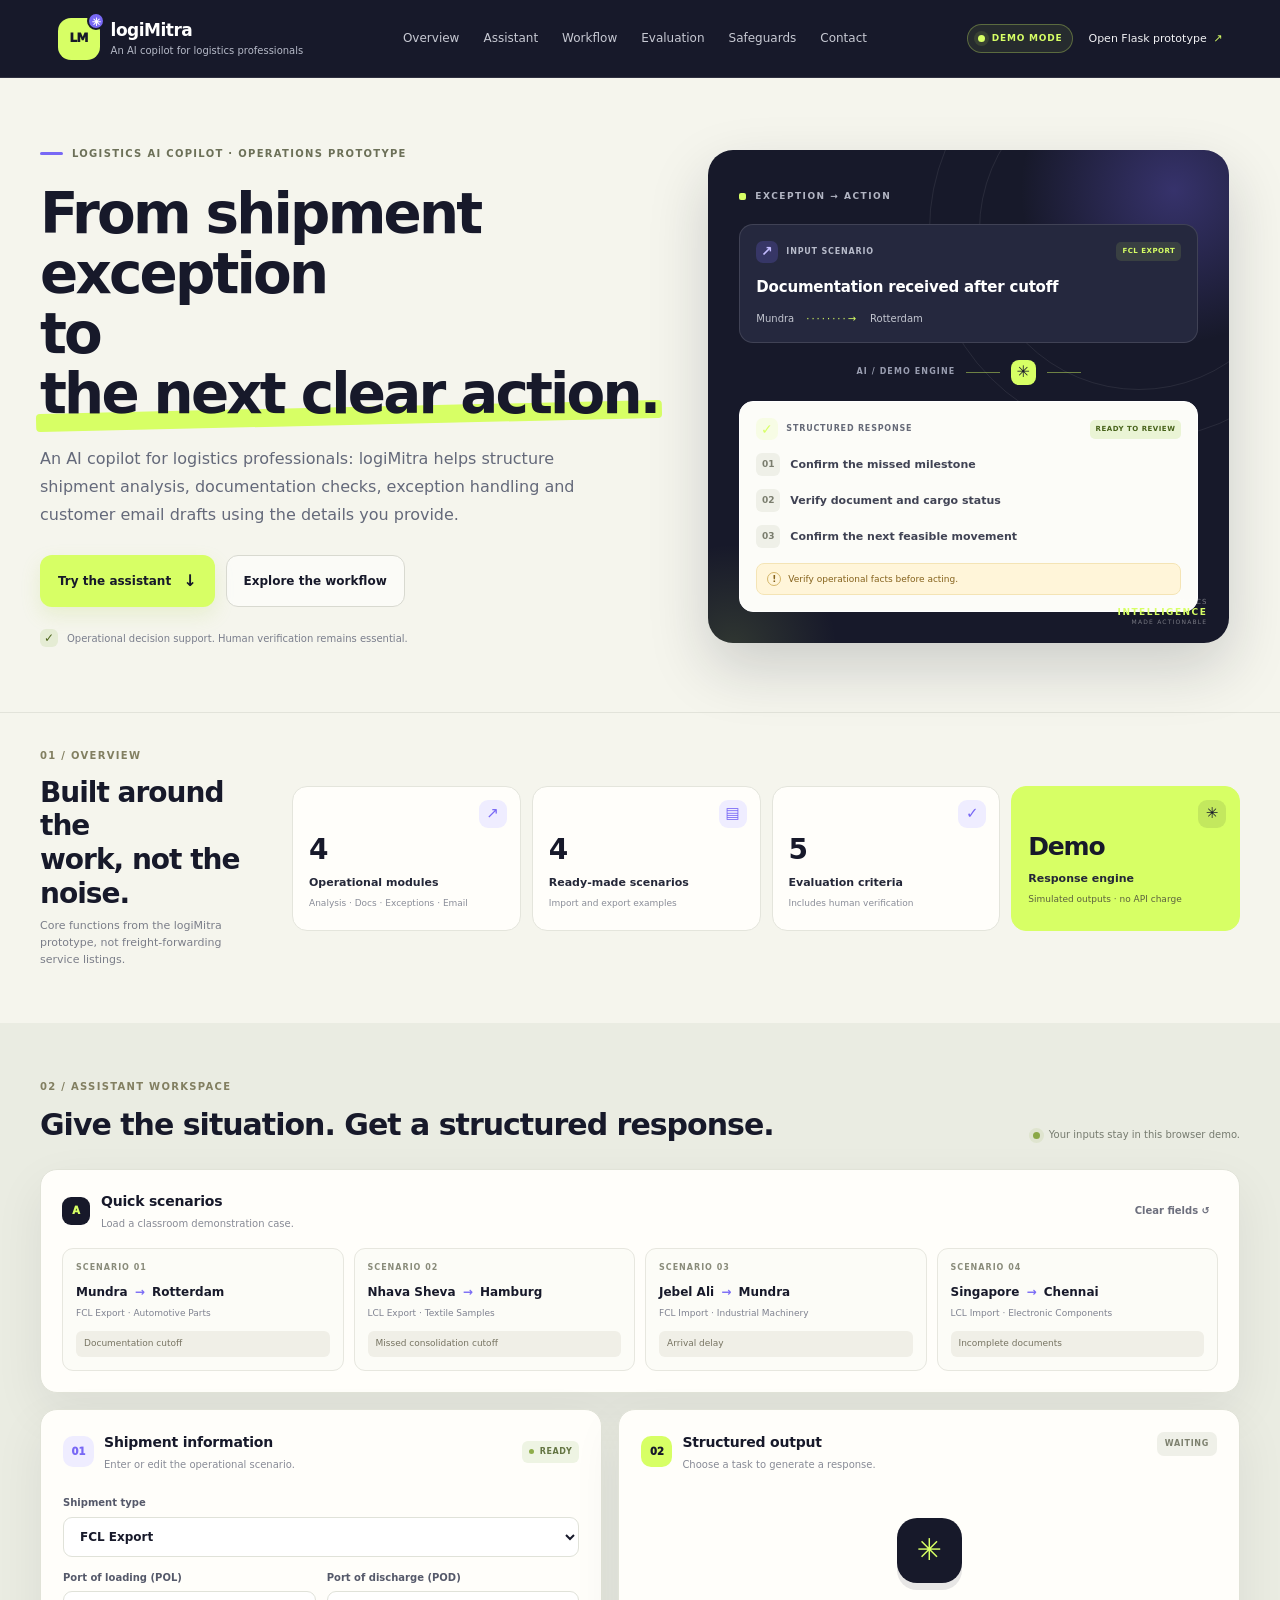
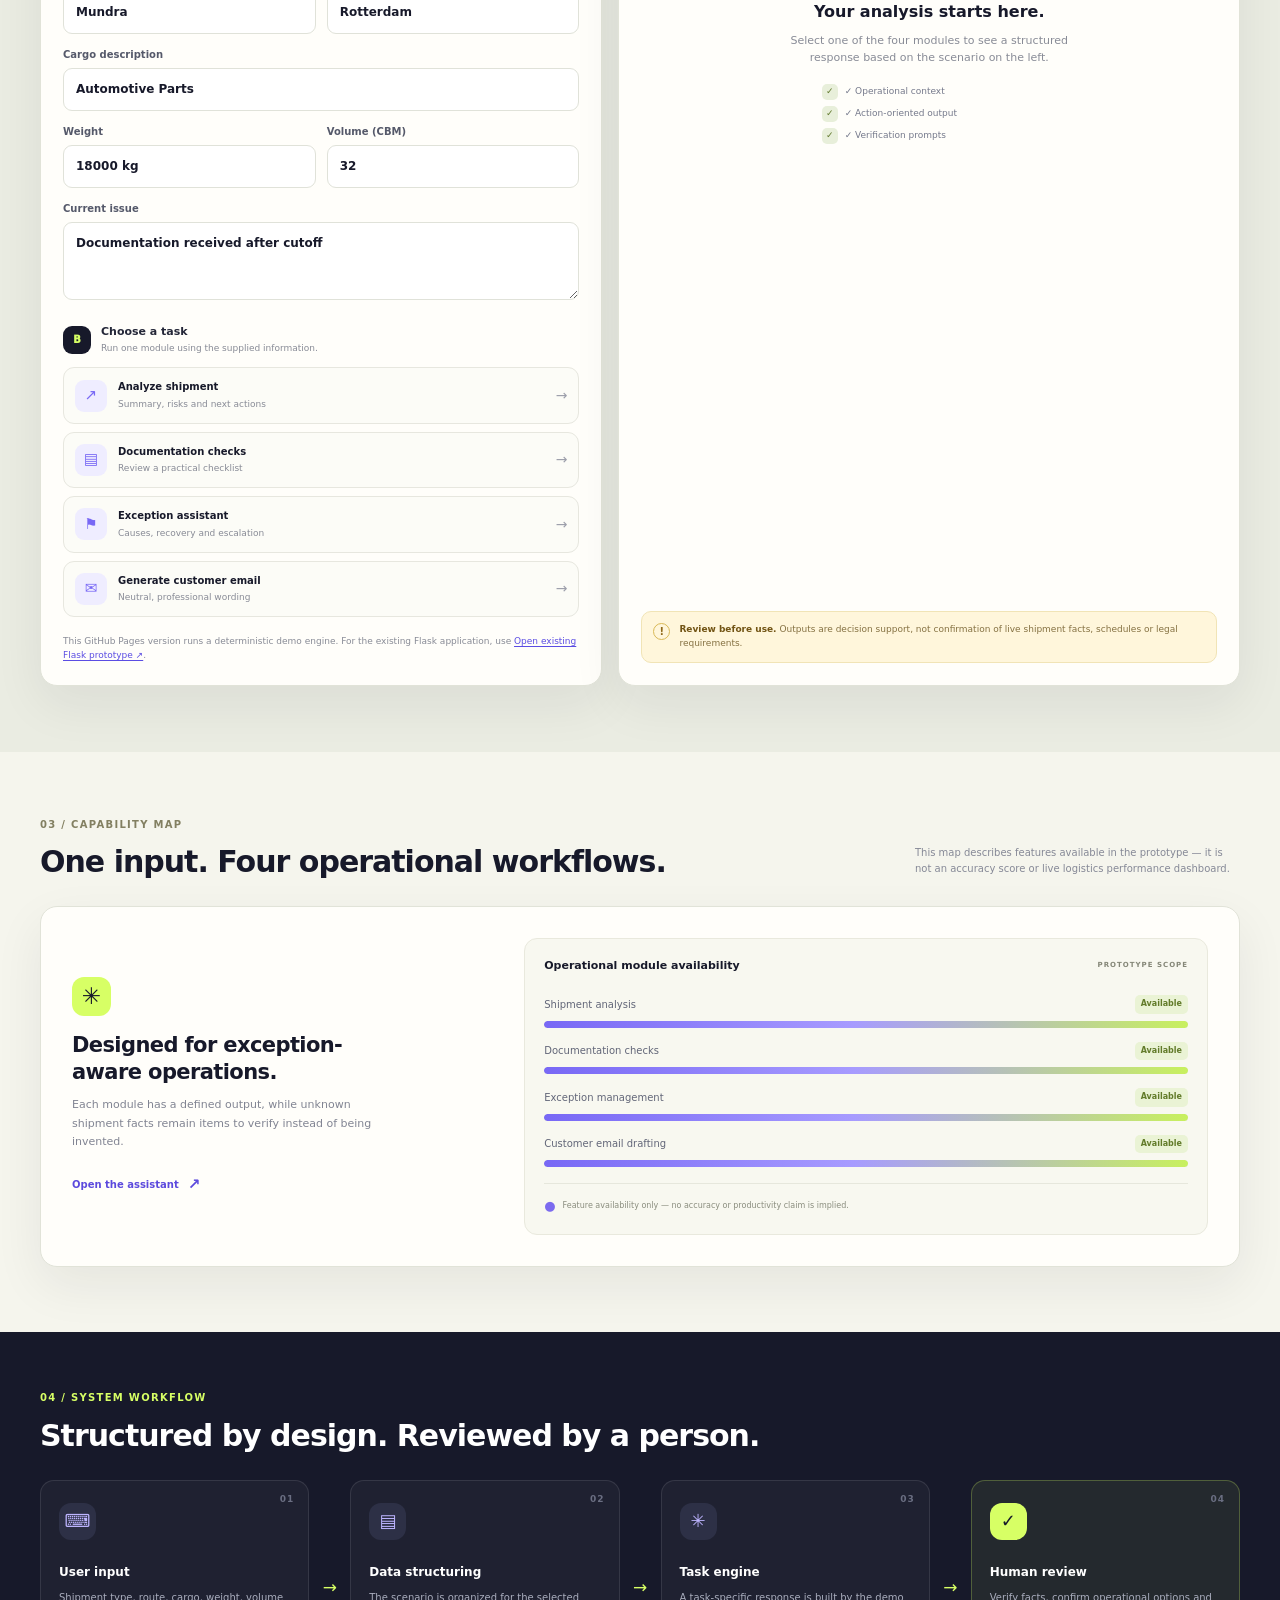
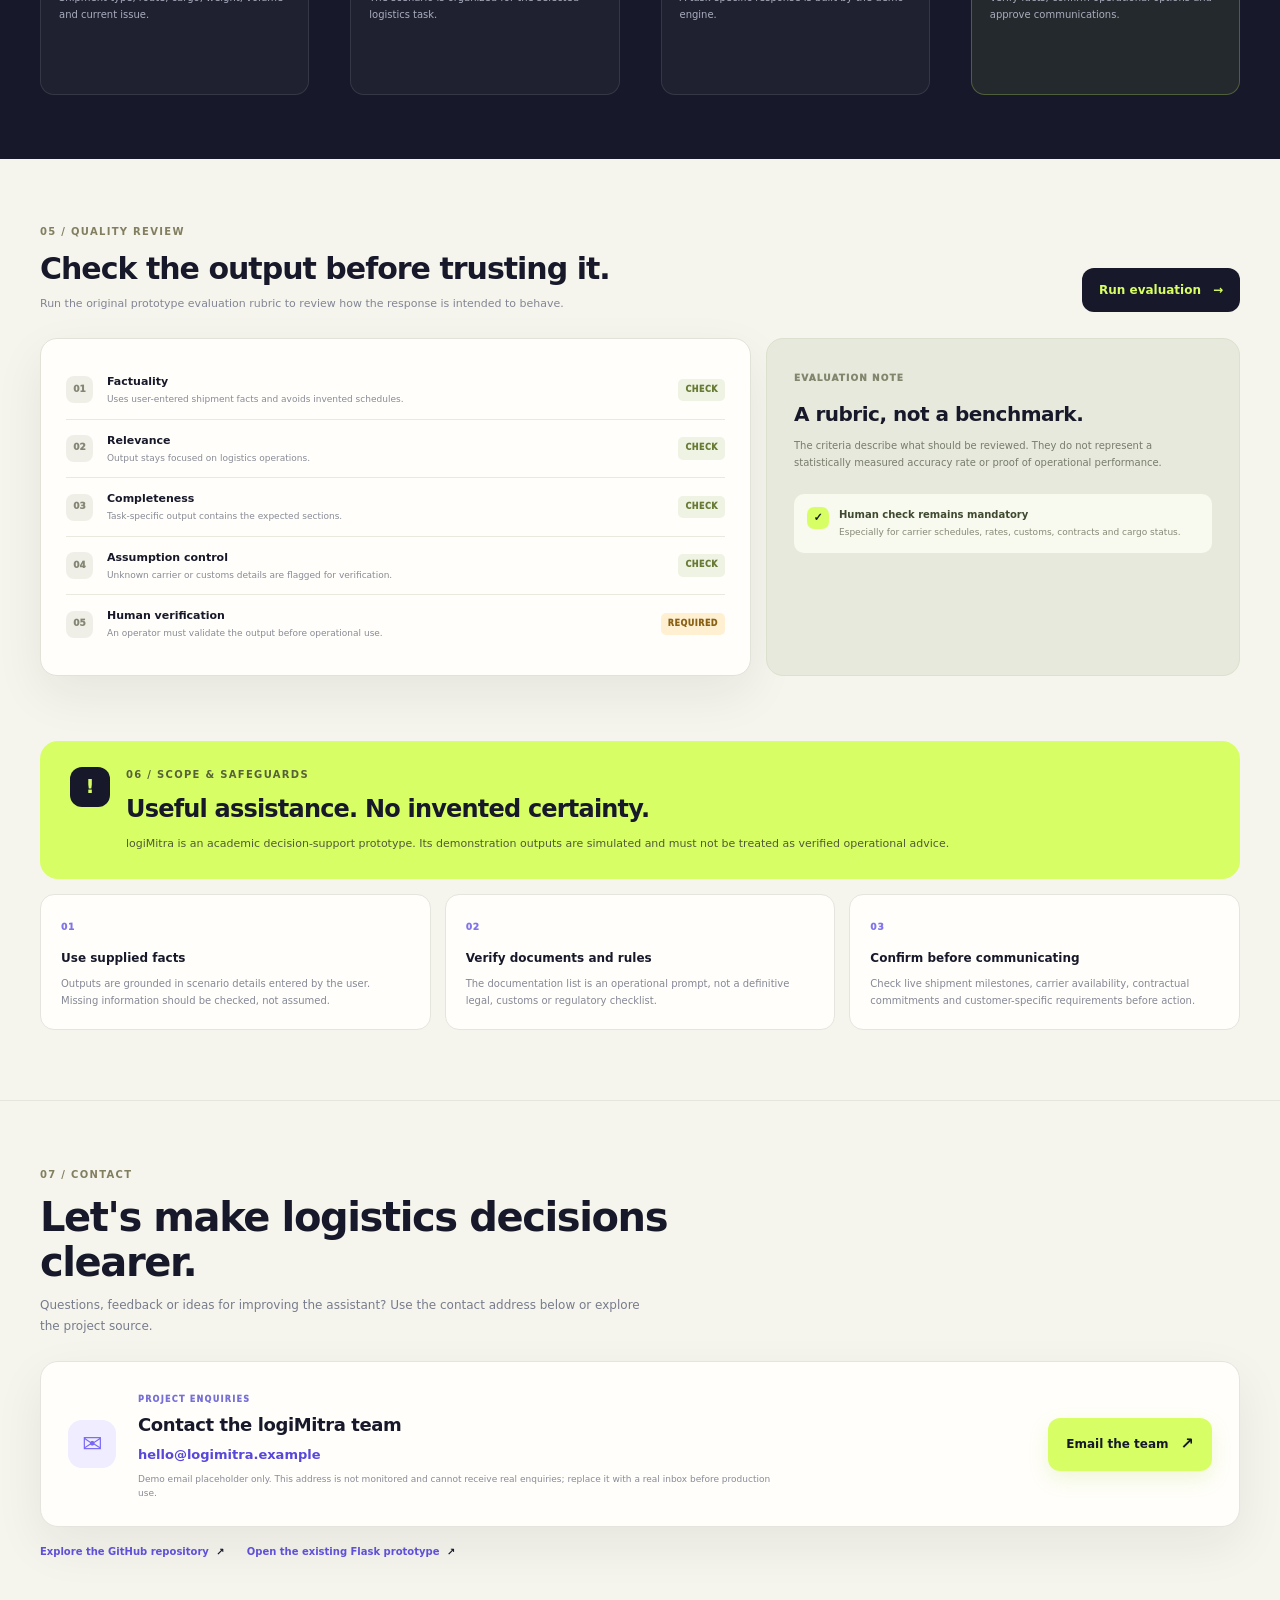
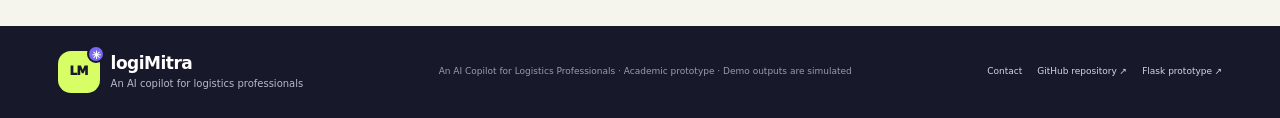
<file: index.html>
<!doctype html>
<html lang="en">
<head>
  <meta charset="utf-8">
  <meta name="viewport" content="width=device-width, initial-scale=1">
  <meta name="theme-color" content="#17192a">
  <meta name="description" content="logiMitra is an AI copilot for logistics professionals, supporting shipment analysis, documentation checks, exception management and customer email drafting.">
  <title>logiMitra | An AI Copilot for Logistics Professionals</title>
  <link rel="stylesheet" href="style.css">
</head>
<body>
  <a class="skip-link" href="#workspace">Skip to the logiMitra workspace</a>
  <header class="site-header">
    <a class="brand" href="#home" aria-label="logiMitra home">
      <span class="brand-mark" aria-hidden="true"><span>LM</span><i>✳</i></span>
      <span class="brand-copy"><strong>logiMitra</strong><small>An AI copilot for logistics professionals</small></span>
    </a>
    <nav class="main-nav" aria-label="Main navigation">
      <a href="#overview">Overview</a>
      <a href="#workspace">Assistant</a>
      <a href="#workflow">Workflow</a>
      <a href="#evaluation">Evaluation</a>
      <a href="#safeguards">Safeguards</a>
      <a href="#contact">Contact</a>
    </nav>
    <div class="header-actions">
      <span class="mode-pill"><span class="pulse-dot"></span> DEMO MODE</span>
      <a class="header-link" href="https://logigenai-logistics-assistant.onrender.com" target="_blank" rel="noopener">Open Flask prototype <span aria-hidden="true">↗</span></a>
    </div>
  </header>

  <main>
    <section class="hero section-wrap" id="home">
      <div class="hero-copy">
        <div class="eyebrow"><span class="eyebrow-line"></span> LOGISTICS AI COPILOT · OPERATIONS PROTOTYPE</div>
        <h1>From shipment exception<br>to <em>the next clear action.</em></h1>
        <p class="hero-lead">An AI copilot for logistics professionals: logiMitra helps structure shipment analysis, documentation checks, exception handling and customer email drafts using the details you provide.</p>
        <div class="hero-buttons">
          <a class="btn btn-primary" href="#workspace">Try the assistant <span aria-hidden="true">↓</span></a>
          <a class="btn btn-secondary" href="#workflow">Explore the workflow</a>
        </div>
        <div class="hero-footnote"><span class="shield-icon" aria-hidden="true">✓</span> Operational decision support. Human verification remains essential.</div>
      </div>
      <div class="hero-visual" aria-label="Illustration of a shipment exception being converted into a structured action plan">
        <div class="visual-orbit orbit-one"></div><div class="visual-orbit orbit-two"></div>
        <div class="visual-kicker"><span class="tiny-square"></span> EXCEPTION → ACTION</div>
        <div class="visual-card visual-input">
          <div class="visual-card-head"><span class="mini-icon">↗</span><span>INPUT SCENARIO</span><span class="visual-tag">FCL EXPORT</span></div>
          <b>Documentation received after cutoff</b>
          <div class="visual-route"><span>Mundra</span><i>········→</i><span>Rotterdam</span></div>
        </div>
        <div class="connector"><span>AI / DEMO ENGINE</span><i></i><b>✳</b><i></i></div>
        <div class="visual-card visual-output">
          <div class="visual-card-head"><span class="mini-icon mini-lime">✓</span><span>STRUCTURED RESPONSE</span><span class="status-label">READY TO REVIEW</span></div>
          <div class="output-line"><span class="line-number">01</span><span>Confirm the missed milestone</span></div>
          <div class="output-line"><span class="line-number">02</span><span>Verify document and cargo status</span></div>
          <div class="output-line"><span class="line-number">03</span><span>Confirm the next feasible movement</span></div>
          <div class="visual-note"><span>!</span> Verify operational facts before acting.</div>
        </div>
        <div class="visual-stamp"><span>LOGISTICS</span><b>INTELLIGENCE</b><small>MADE ACTIONABLE</small></div>
      </div>
    </section>

    <section class="metric-strip section-wrap" id="overview" aria-label="Prototype capability overview">
      <div class="metric-intro"><span class="section-index">01 / OVERVIEW</span><h2>Built around the<br>work, not the noise.</h2><p>Core functions from the logiMitra prototype, not freight-forwarding service listings.</p></div>
      <div class="metrics-grid">
        <article class="metric-card"><div class="metric-symbol">↗</div><strong>4</strong><span>Operational modules</span><small>Analysis · Docs · Exceptions · Email</small></article>
        <article class="metric-card"><div class="metric-symbol">▤</div><strong>4</strong><span>Ready-made scenarios</span><small>Import and export examples</small></article>
        <article class="metric-card"><div class="metric-symbol">✓</div><strong>5</strong><span>Evaluation criteria</span><small>Includes human verification</small></article>
        <article class="metric-card metric-mode"><div class="metric-symbol">✳</div><strong>Demo</strong><span>Response engine</span><small>Simulated outputs · no API charge</small></article>
      </div>
    </section>

    <section class="workspace-section section-wrap" id="workspace">
      <div class="section-heading">
        <div><span class="section-index">02 / ASSISTANT WORKSPACE</span><h2>Give the situation. Get a structured response.</h2></div>
        <div class="workspace-hint"><span class="pulse-dot"></span> Your inputs stay in this browser demo.</div>
      </div>
      <div class="scenario-panel panel">
        <div class="scenario-panel-title"><div><span class="panel-step">A</span><div><h3>Quick scenarios</h3><p>Load a classroom demonstration case.</p></div></div><button class="btn-text" id="clearBtn" type="button">Clear fields ↺</button></div>
        <div class="scenario-grid">
          <button class="scenario-card" type="button" data-preset="0"><span class="scenario-number">SCENARIO 01</span><strong>Mundra <i>→</i> Rotterdam</strong><small>FCL Export · Automotive Parts</small><span class="scenario-issue">Documentation cutoff</span></button>
          <button class="scenario-card" type="button" data-preset="1"><span class="scenario-number">SCENARIO 02</span><strong>Nhava Sheva <i>→</i> Hamburg</strong><small>LCL Export · Textile Samples</small><span class="scenario-issue">Missed consolidation cutoff</span></button>
          <button class="scenario-card" type="button" data-preset="2"><span class="scenario-number">SCENARIO 03</span><strong>Jebel Ali <i>→</i> Mundra</strong><small>FCL Import · Industrial Machinery</small><span class="scenario-issue">Arrival delay</span></button>
          <button class="scenario-card" type="button" data-preset="3"><span class="scenario-number">SCENARIO 04</span><strong>Singapore <i>→</i> Chennai</strong><small>LCL Import · Electronic Components</small><span class="scenario-issue">Incomplete documents</span></button>
        </div>
      </div>

      <div class="workspace-grid">
        <section class="panel input-panel" aria-labelledby="shipment-form-title">
          <div class="panel-title"><div class="panel-icon">01</div><div><h3 id="shipment-form-title">Shipment information</h3><p>Enter or edit the operational scenario.</p></div><span class="ready-chip"><span></span> READY</span></div>
          <form id="shipmentForm">
            <label for="shipment_type">Shipment type<select id="shipment_type" name="shipment_type"><option>FCL Export</option><option>LCL Export</option><option>FCL Import</option><option>LCL Import</option></select></label>
            <div class="form-two">
              <label for="pol">Port of loading (POL)<input id="pol" name="pol" value="Mundra" placeholder="e.g., Mundra" autocomplete="off"></label>
              <label for="pod">Port of discharge (POD)<input id="pod" name="pod" value="Rotterdam" placeholder="e.g., Rotterdam" autocomplete="off"></label>
            </div>
            <label for="cargo">Cargo description<input id="cargo" name="cargo" value="Automotive Parts" placeholder="Describe the cargo" autocomplete="off"></label>
            <div class="form-two">
              <label for="weight">Weight<input id="weight" name="weight" value="18000 kg" placeholder="e.g., 18000 kg" autocomplete="off"></label>
              <label for="cbm">Volume (CBM)<input id="cbm" name="cbm" value="32" placeholder="e.g., 32" inputmode="decimal" autocomplete="off"></label>
            </div>
            <label for="issue">Current issue<textarea id="issue" name="issue" rows="3" placeholder="Describe the exception or concern">Documentation received after cutoff</textarea></label>
            <div class="module-label"><span class="panel-step">B</span><div><b>Choose a task</b><small>Run one module using the supplied information.</small></div></div>
            <div class="task-buttons">
              <button class="task-button" type="button" data-task="shipment"><span class="task-icon">↗</span><span><b>Analyze shipment</b><small>Summary, risks and next actions</small></span><i>→</i></button>
              <button class="task-button" type="button" data-task="docs"><span class="task-icon">▤</span><span><b>Documentation checks</b><small>Review a practical checklist</small></span><i>→</i></button>
              <button class="task-button" type="button" data-task="exception"><span class="task-icon">⚑</span><span><b>Exception assistant</b><small>Causes, recovery and escalation</small></span><i>→</i></button>
              <button class="task-button" type="button" data-task="email"><span class="task-icon">✉</span><span><b>Generate customer email</b><small>Neutral, professional wording</small></span><i>→</i></button>
            </div>
            <p class="form-footnote">This GitHub Pages version runs a deterministic demo engine. For the existing Flask application, use <a href="https://logigenai-logistics-assistant.onrender.com" target="_blank" rel="noopener">Open existing Flask prototype ↗</a>.</p>
          </form>
        </section>

        <section class="panel result-panel" aria-labelledby="result-title" aria-live="polite">
          <div class="result-head"><div class="panel-title"><div class="panel-icon panel-icon-lime">02</div><div><h3 id="result-title">Structured output</h3><p id="resultSubtitle">Choose a task to generate a response.</p></div></div><span class="result-mode" id="resultMode">WAITING</span></div>
          <div id="output" class="output-body">
            <div class="empty-state"><div class="empty-graphic"><span>✳</span></div><h4>Your analysis starts here.</h4><p>Select one of the four modules to see a structured response based on the scenario on the left.</p><div class="empty-points"><span>✓ Operational context</span><span>✓ Action-oriented output</span><span>✓ Verification prompts</span></div></div>
          </div>
          <div class="result-disclaimer"><span>!</span><p><b>Review before use.</b> Outputs are decision support, not confirmation of live shipment facts, schedules or legal requirements.</p></div>
        </section>
      </div>
    </section>

    <section class="capabilities-section section-wrap" id="capabilities">
      <div class="section-heading"><div><span class="section-index">03 / CAPABILITY MAP</span><h2>One input. Four operational workflows.</h2></div><p class="section-side-copy">This map describes features available in the prototype — it is not an accuracy score or live logistics performance dashboard.</p></div>
      <div class="capability-layout panel">
        <div class="capability-intro"><span class="capability-mark">✳</span><h3>Designed for exception-aware operations.</h3><p>Each module has a defined output, while unknown shipment facts remain items to verify instead of being invented.</p><a href="#workspace" class="inline-link">Open the assistant <span>↗</span></a></div>
        <div class="capability-chart" role="img" aria-label="The prototype contains four available operational modules: shipment analysis, documentation checks, exception management and customer email drafting.">
          <div class="chart-head"><b>Operational module availability</b><span>PROTOTYPE SCOPE</span></div>
          <div class="bar-row"><div><span>Shipment analysis</span><b>Available</b></div><div class="bar-track"><span style="width:100%"></span></div></div>
          <div class="bar-row"><div><span>Documentation checks</span><b>Available</b></div><div class="bar-track"><span style="width:100%"></span></div></div>
          <div class="bar-row"><div><span>Exception management</span><b>Available</b></div><div class="bar-track"><span style="width:100%"></span></div></div>
          <div class="bar-row"><div><span>Customer email drafting</span><b>Available</b></div><div class="bar-track"><span style="width:100%"></span></div></div>
          <div class="chart-footnote"><span>●</span> Feature availability only — no accuracy or productivity claim is implied.</div>
        </div>
      </div>
    </section>

    <section class="workflow-section section-wrap" id="workflow">
      <div class="section-heading"><div><span class="section-index">04 / SYSTEM WORKFLOW</span><h2>Structured by design. Reviewed by a person.</h2></div></div>
      <div class="workflow-steps">
        <article class="workflow-step"><span class="workflow-num">01</span><div class="workflow-icon">⌨</div><h3>User input</h3><p>Shipment type, route, cargo, weight, volume and current issue.</p></article>
        <div class="workflow-arrow" aria-hidden="true">→</div>
        <article class="workflow-step"><span class="workflow-num">02</span><div class="workflow-icon">▤</div><h3>Data structuring</h3><p>The scenario is organized for the selected logistics task.</p></article>
        <div class="workflow-arrow" aria-hidden="true">→</div>
        <article class="workflow-step"><span class="workflow-num">03</span><div class="workflow-icon">✳</div><h3>Task engine</h3><p>A task-specific response is built by the demo engine.</p></article>
        <div class="workflow-arrow" aria-hidden="true">→</div>
        <article class="workflow-step workflow-step-final"><span class="workflow-num">04</span><div class="workflow-icon">✓</div><h3>Human review</h3><p>Verify facts, confirm operational options and approve communications.</p></article>
      </div>
    </section>

    <section class="evaluation-section section-wrap" id="evaluation">
      <div class="section-heading"><div><span class="section-index">05 / QUALITY REVIEW</span><h2>Check the output before trusting it.</h2><p class="section-lead">Run the original prototype evaluation rubric to review how the response is intended to behave.</p></div><button class="btn btn-dark" id="evalBtn" type="button">Run evaluation <span aria-hidden="true">→</span></button></div>
      <div class="evaluation-layout">
        <div class="evaluation-list panel" id="evaluationOutput">
          <div class="evaluation-static-row"><span class="evaluation-check">01</span><div><b>Factuality</b><small>Uses user-entered shipment facts and avoids invented schedules.</small></div><span class="criteria-label">CHECK</span></div>
          <div class="evaluation-static-row"><span class="evaluation-check">02</span><div><b>Relevance</b><small>Output stays focused on logistics operations.</small></div><span class="criteria-label">CHECK</span></div>
          <div class="evaluation-static-row"><span class="evaluation-check">03</span><div><b>Completeness</b><small>Task-specific output contains the expected sections.</small></div><span class="criteria-label">CHECK</span></div>
          <div class="evaluation-static-row"><span class="evaluation-check">04</span><div><b>Assumption control</b><small>Unknown carrier or customs details are flagged for verification.</small></div><span class="criteria-label">CHECK</span></div>
          <div class="evaluation-static-row"><span class="evaluation-check">05</span><div><b>Human verification</b><small>An operator must validate the output before operational use.</small></div><span class="criteria-label criteria-human">REQUIRED</span></div>
        </div>
        <aside class="evaluation-aside"><span class="aside-eyebrow">EVALUATION NOTE</span><h3>A rubric, not a benchmark.</h3><p>The criteria describe what should be reviewed. They do not represent a statistically measured accuracy rate or proof of operational performance.</p><div class="eval-badge"><span>✓</span> <div><b>Human check remains mandatory</b><small>Especially for carrier schedules, rates, customs, contracts and cargo status.</small></div></div></aside>
      </div>
    </section>

    <section class="safeguards-section section-wrap" id="safeguards">
      <div class="safeguard-banner"><div class="safeguard-icon">!</div><div><span class="section-index">06 / SCOPE & SAFEGUARDS</span><h2>Useful assistance. No invented certainty.</h2><p>logiMitra is an academic decision-support prototype. Its demonstration outputs are simulated and must not be treated as verified operational advice.</p></div></div>
      <div class="safeguard-grid">
        <article><span>01</span><h3>Use supplied facts</h3><p>Outputs are grounded in scenario details entered by the user. Missing information should be checked, not assumed.</p></article>
        <article><span>02</span><h3>Verify documents and rules</h3><p>The documentation list is an operational prompt, not a definitive legal, customs or regulatory checklist.</p></article>
        <article><span>03</span><h3>Confirm before communicating</h3><p>Check live shipment milestones, carrier availability, contractual commitments and customer-specific requirements before action.</p></article>
      </div>
    </section>


    <section class="contact-section section-wrap" id="contact">
      <div class="contact-intro">
        <span class="section-index">07 / CONTACT</span>
        <h2>Let's make logistics decisions clearer.</h2>
        <p>Questions, feedback or ideas for improving the assistant? Use the contact address below or explore the project source.</p>
      </div>
      <div class="contact-card panel">
        <div class="contact-card-icon" aria-hidden="true">✉</div>
        <div class="contact-card-copy">
          <span class="contact-label">PROJECT ENQUIRIES</span>
          <h3>Contact the logiMitra team</h3>
          <a class="contact-email" href="mailto:hello@logimitra.example?subject=Enquiry%20for%20logiMitra">hello@logimitra.example</a>
          <p class="contact-note">Demo email placeholder only. This address is not monitored and cannot receive real enquiries; replace it with a real inbox before production use.</p>
        </div>
        <a class="btn btn-primary contact-button" href="mailto:hello@logimitra.example?subject=Enquiry%20for%20logiMitra">Email the team <span aria-hidden="true">↗</span></a>
      </div>
      <div class="contact-links">
        <a href="https://github.com/azharmohammad950-star/logigenai-logistics-assistant" target="_blank" rel="noopener">Explore the GitHub repository <span aria-hidden="true">↗</span></a>
        <a href="https://logigenai-logistics-assistant.onrender.com" target="_blank" rel="noopener">Open the existing Flask prototype <span aria-hidden="true">↗</span></a>
      </div>
    </section>
  </main>

  <footer class="site-footer">
    <a class="brand footer-brand" href="#home"><span class="brand-mark" aria-hidden="true"><span>LM</span><i>✳</i></span><span class="brand-copy"><strong>logiMitra</strong><small>An AI copilot for logistics professionals</small></span></a>
    <p>An AI Copilot for Logistics Professionals · Academic prototype · Demo outputs are simulated</p>
    <div><a href="#contact">Contact</a><a href="https://github.com/azharmohammad950-star/logigenai-logistics-assistant" target="_blank" rel="noopener">GitHub repository ↗</a><a href="https://logigenai-logistics-assistant.onrender.com" target="_blank" rel="noopener">Flask prototype ↗</a></div>
  </footer>
  <script src="script.js"></script>
</body>
</html>
</file>
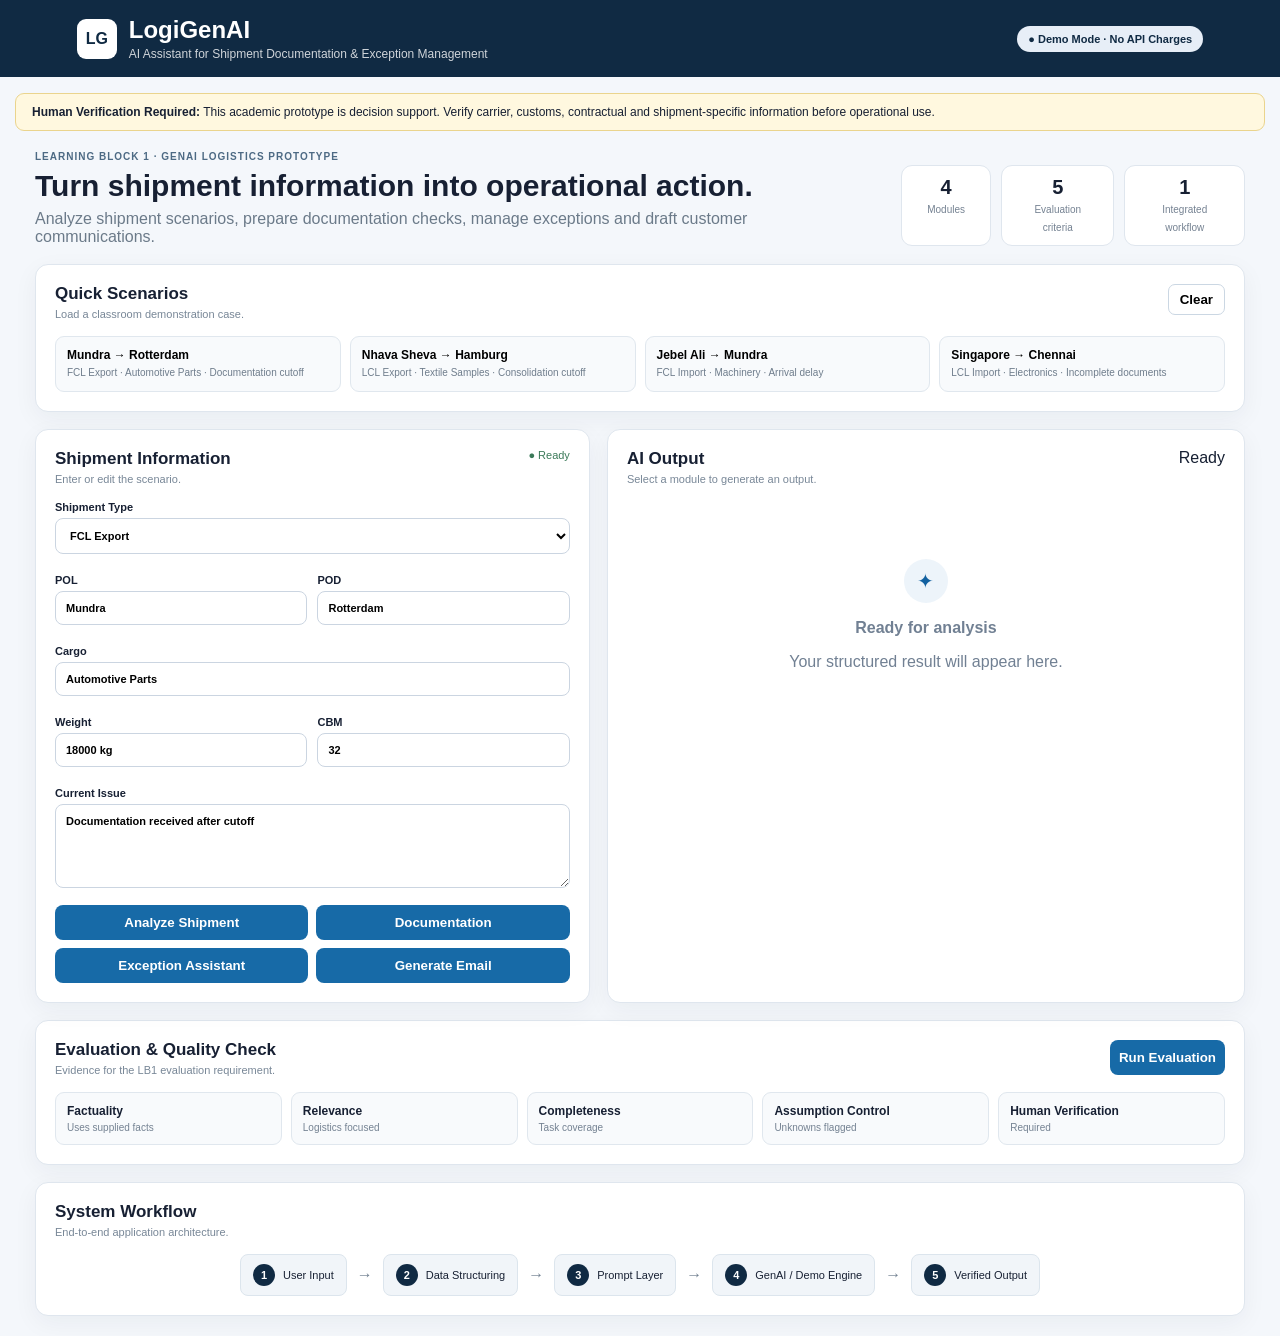
<file: templates/index.html>
<!doctype html><html lang="en"><head><meta charset="utf-8"><meta name="viewport" content="width=device-width,initial-scale=1"><title>LogiGenAI</title><link rel="stylesheet" href="/static/style.css"></head>
<body><header class="top"><div class="brand"><div class="logo">LG</div><div><h1>LogiGenAI</h1><p>AI Assistant for Shipment Documentation & Exception Management</p></div></div><span class="demo">● Demo Mode · No API Charges</span></header>
<div class="notice"><b>Human Verification Required:</b> This academic prototype is decision support. Verify carrier, customs, contractual and shipment-specific information before operational use.</div>
<main>
<section class="hero"><div><div class="eyebrow">LEARNING BLOCK 1 · GENAI LOGISTICS PROTOTYPE</div><h2>Turn shipment information into operational action.</h2><p>Analyze shipment scenarios, prepare documentation checks, manage exceptions and draft customer communications.</p></div><div class="stats"><div><b>4</b><span>Modules</span></div><div><b>5</b><span>Evaluation criteria</span></div><div><b>1</b><span>Integrated workflow</span></div></div></section>
<section class="card presets"><div class="head"><div><h3>Quick Scenarios</h3><small>Load a classroom demonstration case.</small></div><button class="ghost" onclick="clearForm()">Clear</button></div><div class="preset-grid"><button onclick="preset(0)"><b>Mundra → Rotterdam</b><span>FCL Export · Automotive Parts · Documentation cutoff</span></button><button onclick="preset(1)"><b>Nhava Sheva → Hamburg</b><span>LCL Export · Textile Samples · Consolidation cutoff</span></button><button onclick="preset(2)"><b>Jebel Ali → Mundra</b><span>FCL Import · Machinery · Arrival delay</span></button><button onclick="preset(3)"><b>Singapore → Chennai</b><span>LCL Import · Electronics · Incomplete documents</span></button></div></section>
<section class="grid"><div class="card"><div class="head"><div><h3>Shipment Information</h3><small>Enter or edit the scenario.</small></div><span class="ready">● Ready</span></div>
<label>Shipment Type<select id="shipment_type"><option>FCL Export</option><option>LCL Export</option><option>FCL Import</option><option>LCL Import</option></select></label><div class="two"><label>POL<input id="pol" value="Mundra"></label><label>POD<input id="pod" value="Rotterdam"></label></div><label>Cargo<input id="cargo" value="Automotive Parts"></label><div class="two"><label>Weight<input id="weight" value="18000 kg"></label><label>CBM<input id="cbm" value="32"></label></div><label>Current Issue<textarea id="issue">Documentation received after cutoff</textarea></label>
<div class="buttons"><button onclick="run('shipment')">Analyze Shipment</button><button onclick="run('docs')">Documentation</button><button onclick="run('exception')">Exception Assistant</button><button onclick="run('email')">Generate Email</button></div></div>
<div class="card output"><div class="head"><div><h3>AI Output</h3><small id="sub">Select a module to generate an output.</small></div><span id="mode">Ready</span></div><div id="out"><div class="empty"><div class="star">✦</div><h4>Ready for analysis</h4><p>Your structured result will appear here.</p></div></div></div></section>
<section class="card"><div class="head"><div><h3>Evaluation & Quality Check</h3><small>Evidence for the LB1 evaluation requirement.</small></div><button class="run-eval" onclick="run('evaluation')">Run Evaluation</button></div><div id="eval" class="eval-grid"><div><b>Factuality</b><span>Uses supplied facts</span></div><div><b>Relevance</b><span>Logistics focused</span></div><div><b>Completeness</b><span>Task coverage</span></div><div><b>Assumption Control</b><span>Unknowns flagged</span></div><div><b>Human Verification</b><span>Required</span></div></div></section>
<section class="card"><div class="head"><div><h3>System Workflow</h3><small>End-to-end application architecture.</small></div></div><div class="flow"><div><b>1</b><span>User Input</span></div><i>→</i><div><b>2</b><span>Data Structuring</span></div><i>→</i><div><b>3</b><span>Prompt Layer</span></div><i>→</i><div><b>4</b><span>GenAI / Demo Engine</span></div><i>→</i><div><b>5</b><span>Verified Output</span></div></div></section>
</main><script>
const P=[{shipment_type:'FCL Export',pol:'Mundra',pod:'Rotterdam',cargo:'Automotive Parts',weight:'18000 kg',cbm:'32',issue:'Documentation received after cutoff'},{shipment_type:'LCL Export',pol:'Nhava Sheva',pod:'Hamburg',cargo:'Textile Samples',weight:'850 kg',cbm:'4.2',issue:'Cargo missed consolidation cutoff'},{shipment_type:'FCL Import',pol:'Jebel Ali',pod:'Mundra',cargo:'Industrial Machinery',weight:'22000 kg',cbm:'38',issue:'Container arrival delayed'},{shipment_type:'LCL Import',pol:'Singapore',pod:'Chennai',cargo:'Electronic Components',weight:'1200 kg',cbm:'6.5',issue:'Import documents are incomplete'}];
const $=id=>document.getElementById(id);const esc=s=>String(s).replace(/[&<>"']/g,m=>({'&':'&amp;','<':'&lt;','>':'&gt;','"':'&quot;',"'":'&#039;'}[m]));
function setp(p){Object.entries(p).forEach(([k,v])=>$(k).value=v)} function preset(i){setp(P[i]);$('mode').textContent='Ready';$('sub').textContent='Scenario loaded.';$('out').innerHTML='<div class="empty"><div class="star">✓</div><h4>Scenario loaded</h4><p>Choose a module to generate the output.</p></div>'} function clearForm(){['pol','pod','cargo','weight','cbm','issue'].forEach(i=>$(i).value='');$('shipment_type').value='FCL Export'}
function data(){return {shipment_type:$('shipment_type').value,pol:$('pol').value,pod:$('pod').value,cargo:$('cargo').value,weight:$('weight').value,cbm:$('cbm').value,issue:$('issue').value}}
async function run(task){if(task==='evaluation')$('eval').innerHTML='<div class="loading">Running evaluation…</div>';else $('out').innerHTML='<div class="loading">Processing…</div>';$('mode').textContent='Processing';try{let r=await fetch('/api/analyze',{method:'POST',headers:{'Content-Type':'application/json'},body:JSON.stringify({task,shipment:data()})});let d=await r.json();$('mode').textContent=d.demo_mode?'Demo Mode':'Live GenAI';render(d.result,task)}catch(e){$('out').innerHTML='<div class="error">'+esc(e)+'</div>';$('mode').textContent='Error'}}
function render(x,t){if(t==='evaluation'){$('eval').innerHTML='<div class="eval-table">'+x.criteria.map(r=>'<div class="eval-row"><b>'+esc(r[0])+'</b><span class="'+(r[1]==='Pass'?'pass':'review')+'">'+esc(r[1])+'</span><small>'+esc(r[2])+'</small></div>').join('')+'</div><div class="warning">'+esc(x.note)+'</div>';return}let h='';if(x.error)h+='<div class="error"><b>'+esc(x.error)+'</b><br>'+esc(x.details||'')+'</div>';if(x.summary)h+='<div class="summary">'+esc(x.summary)+'</div>';if(x.risk_level)h+='<div class="risk"><span>Risk Level</span><b>'+esc(x.risk_level)+'</b></div>';for(const [t,k] of [['Identified Issues','issues'],['Recommended Actions','actions'],['Possible Causes','possible_causes']])if(Array.isArray(x[k]))h+='<h4>'+t+'</h4><ol>'+x[k].map(v=>'<li>'+esc(v)+'</li>').join('')+'</ol>';if(Array.isArray(x.documents)){h+='<h4>Documentation Checklist</h4><table><tr><th>Document</th><th>Status</th><th>Purpose</th></tr>'+x.documents.map(r=>'<tr>'+r.map(v=>'<td>'+esc(v)+'</td>').join('')+'</tr>').join('')+'</table>'}if(x.escalation)h+='<h4>Escalation</h4><p>'+esc(x.escalation)+'</p>';if(x.assumptions)h+='<h4>Verification</h4><ul>'+x.assumptions.map(v=>'<li>'+esc(v)+'</li>').join('')+'</ul>';if(x.subject)h+='<h4>'+esc(x.subject)+'</h4>';if(x.body)h+='<pre class="email">'+esc(x.body)+'</pre>';if(x.warning)h+='<div class="warning">'+esc(x.warning)+'</div>';$('out').innerHTML=h;$('sub').textContent='Generated structured result'}
</script></body></html>
</file>
<file: style.css>
:root{--ink:#17192a;--ink-soft:#292d43;--paper:#f5f5ed;--surface:#fffefa;--lime:#d7ff65;--lime-deep:#b7e744;--violet:#7868f5;--violet-pale:#efedff;--text:#242738;--muted:#727789;--line:#e4e5dc;--amber:#fbce69;--shadow:0 18px 50px rgba(23,25,42,.07);--radius:20px}*{box-sizing:border-box}html{scroll-behavior:smooth;scroll-padding-top:100px}body{margin:0;background:var(--paper);color:var(--text);font-family:Inter,ui-sans-serif,system-ui,-apple-system,"Segoe UI",Arial,sans-serif;font-size:14px;line-height:1.55}a{color:inherit;text-decoration:none}button,input,select,textarea{font:inherit}button{cursor:pointer}.skip-link{position:absolute;left:12px;top:-50px;z-index:100;background:var(--lime);padding:10px 14px;border-radius:8px}.skip-link:focus{top:12px}.site-header{min-height:78px;background:var(--ink);color:#fff;display:flex;align-items:center;justify-content:space-between;gap:25px;padding:14px max(4.5%,calc((100% - 1320px)/2));position:sticky;top:0;z-index:20;border-bottom:1px solid rgba(255,255,255,.1)}.brand{display:inline-flex;align-items:center;gap:11px;min-width:210px}.brand-mark{position:relative;display:grid;place-items:center;width:42px;height:42px;border-radius:13px;background:var(--lime);color:var(--ink);font-weight:950;font-size:12px;letter-spacing:-.8px}.brand-mark i{position:absolute;right:-5px;top:-6px;width:18px;height:18px;background:var(--violet);color:#fff;border:2px solid var(--ink);font-style:normal;font-size:11px;display:grid;place-items:center;border-radius:50%}.brand-copy{display:flex;flex-direction:column;line-height:1.25}.brand-copy strong{font-size:17px;letter-spacing:-.5px}.brand-copy small{font-size:10px;color:#b6bac8;margin-top:4px}.main-nav{display:flex;align-items:center;justify-content:center;gap:24px}.main-nav a{font-size:12px;color:#c7c9d3;transition:color .2s}.main-nav a:hover,.main-nav a:focus{color:var(--lime)}.header-actions{display:flex;align-items:center;gap:15px;white-space:nowrap}.mode-pill{display:inline-flex;align-items:center;gap:7px;border:1px solid rgba(215,255,101,.3);background:rgba(215,255,101,.08);color:var(--lime);padding:7px 10px;border-radius:30px;font-size:9px;font-weight:900;letter-spacing:.8px}.pulse-dot{display:inline-block;width:7px;height:7px;background:var(--lime);border-radius:100%;box-shadow:0 0 0 4px rgba(215,255,101,.1)}.header-link{font-size:11px;color:#f2f2f5}.header-link span{color:var(--lime);margin-left:3px}.section-wrap{max-width:1320px;margin-inline:auto;padding-inline:40px}.hero{display:grid;grid-template-columns:1.02fr .98fr;align-items:center;gap:50px;padding-top:68px;padding-bottom:65px}.eyebrow,.section-index{display:flex;align-items:center;gap:9px;color:#6c7058;font-size:10px;letter-spacing:1.3px;font-weight:900}.eyebrow-line{width:23px;height:3px;background:var(--violet);display:inline-block;border-radius:3px}.hero h1{font-size:clamp(38px,4.4vw,62px);line-height:1.07;letter-spacing:-2.8px;margin:22px 0 20px;color:var(--ink);font-weight:780}.hero h1 em{font-style:normal;position:relative;z-index:0;white-space:nowrap}.hero h1 em:after{content:"";position:absolute;z-index:-1;left:-4px;right:-4px;height:18px;bottom:1px;background:var(--lime);transform:rotate(-1.3deg);border-radius:4px}.hero-lead{font-size:16px;line-height:1.75;color:#64697a;max-width:560px;margin:0}.hero-buttons{display:flex;gap:11px;flex-wrap:wrap;margin-top:26px}.btn{display:inline-flex;justify-content:center;align-items:center;gap:12px;border-radius:12px;padding:13px 17px;font-size:12px;font-weight:850;border:1px solid transparent;transition:transform .15s,box-shadow .15s}.btn:hover{transform:translateY(-1px)}.btn-primary{background:var(--lime);color:var(--ink);box-shadow:0 8px 19px rgba(172,211,71,.18)}.btn-primary span{font-size:16px}.btn-secondary{border-color:#d8d9d0;background:rgba(255,255,255,.6);color:var(--ink)}.btn-dark{background:var(--ink);color:var(--lime);border:0}.hero-footnote{display:flex;align-items:center;gap:9px;color:#7a7e8c;font-size:10px;margin-top:22px}.shield-icon{display:grid;place-items:center;width:18px;height:18px;border-radius:6px;background:#e5ecd4;color:#50671f;font-size:12px;font-weight:900}.hero-visual{min-height:485px;position:relative;isolation:isolate;background:var(--ink);border-radius:25px;overflow:hidden;padding:40px 31px 31px;box-shadow:0 25px 60px rgba(24,27,47,.18)}.hero-visual:before{content:"";position:absolute;width:310px;height:310px;right:-100px;top:-115px;border-radius:50%;background:radial-gradient(circle,rgba(120,104,245,.32),rgba(120,104,245,0) 70%);z-index:-1}.hero-visual:after{content:"";position:absolute;width:210px;height:210px;left:-80px;bottom:-110px;border-radius:50%;background:radial-gradient(circle,rgba(215,255,101,.13),transparent 70%);z-index:-1}.visual-orbit{position:absolute;border:1px solid rgba(255,255,255,.08);border-radius:50%;z-index:-1}.orbit-one{width:420px;height:420px;right:-120px;top:-130px}.orbit-two{width:320px;height:320px;right:-70px;top:-80px}.visual-kicker{font-size:9px;letter-spacing:1.5px;font-weight:900;color:#b2b5c3;display:flex;align-items:center;gap:9px;margin-bottom:20px}.tiny-square{width:7px;height:7px;background:var(--lime);border-radius:2px}.visual-card{position:relative;border:1px solid rgba(255,255,255,.12);border-radius:14px;padding:16px;background:#25283e;color:#fff}.visual-card-head{display:flex;align-items:center;gap:8px;font-size:8px;letter-spacing:.8px;color:#b7bbca;font-weight:800}.mini-icon{width:22px;height:22px;display:grid;place-items:center;border-radius:7px;background:rgba(120,104,245,.22);color:#c3bcff;font-size:14px}.mini-lime{background:rgba(215,255,101,.13);color:var(--lime)}.visual-tag,.status-label{margin-left:auto;border-radius:5px;padding:4px 6px;background:rgba(215,255,101,.11);color:var(--lime);font-size:7px;letter-spacing:.5px}.visual-input>b{display:block;margin:13px 0 12px;font-size:15px;letter-spacing:-.2px}.visual-route{display:flex;align-items:center;gap:12px;font-size:10px;color:#c3c6d0}.visual-route i{font-style:normal;color:var(--lime);letter-spacing:2px}.connector{display:flex;justify-content:center;align-items:center;gap:11px;height:58px;color:#999db0;font-size:8px;letter-spacing:1.1px;font-weight:850}.connector i{height:1px;width:34px;background:rgba(215,255,101,.45)}.connector b{display:grid;place-items:center;width:25px;height:25px;border-radius:8px;background:var(--lime);color:var(--ink);font-size:16px}.visual-output{background:#fcfcf8;color:var(--ink);border-color:#fff}.visual-output .visual-card-head{color:#666a78}.status-label{background:#eaf4d5;color:#48631b}.output-line{display:flex;align-items:center;gap:10px;margin-top:13px;font-size:11px;font-weight:680;color:#404354}.line-number{display:grid;place-items:center;width:24px;height:23px;background:#eff0e8;border-radius:6px;color:#7a7d6e;font-size:9px;font-weight:900}.visual-note{display:flex;align-items:center;gap:7px;font-size:9px;color:#85621c;background:#fff5d9;border:1px solid #f4e4b5;padding:8px 10px;border-radius:8px;margin-top:15px}.visual-note span{display:grid;place-items:center;border:1px solid #d4b66a;width:14px;height:14px;border-radius:50%;font-size:9px;font-weight:900}.visual-stamp{position:absolute;right:22px;bottom:18px;display:flex;flex-direction:column;align-items:end;color:rgba(255,255,255,.42);line-height:1.25;letter-spacing:1px}.visual-stamp span{font-size:7px}.visual-stamp b{font-size:9px;color:var(--lime);letter-spacing:1.5px}.visual-stamp small{font-size:6px;letter-spacing:1.2px}.metric-strip{padding-top:35px;padding-bottom:55px;border-top:1px solid #e2e3da;display:grid;grid-template-columns:220px 1fr;gap:32px;align-items:center}.metric-intro h2,.section-heading h2{font-size:28px;line-height:1.2;letter-spacing:-1px;color:var(--ink);margin:12px 0 7px}.metric-intro p{margin:0;font-size:11px;color:#7b7e89;line-height:1.55}.section-index{color:#827f61}.metrics-grid{display:grid;grid-template-columns:repeat(4,1fr);gap:11px}.metric-card{position:relative;min-height:145px;background:var(--surface);border:1px solid var(--line);border-radius:15px;padding:16px}.metric-symbol{position:absolute;right:13px;top:13px;width:28px;height:28px;border-radius:9px;display:grid;place-items:center;background:var(--violet-pale);color:var(--violet);font-size:15px}.metric-card>strong{display:block;font-size:28px;letter-spacing:-1.2px;color:var(--ink);margin-top:25px}.metric-card>span{display:block;font-size:11px;font-weight:850;margin-top:3px}.metric-card>small{display:block;font-size:9px;line-height:1.4;color:#8a8d98;margin-top:6px}.metric-mode{background:var(--lime);border-color:var(--lime)}.metric-mode .metric-symbol{background:rgba(23,25,42,.1);color:var(--ink)}.metric-mode>strong{font-size:25px}.metric-mode>small{color:#5b613f}.workspace-section{padding-top:56px;padding-bottom:66px;background:#eaece2;max-width:none;padding-left:max(40px,calc((100% - 1240px)/2));padding-right:max(40px,calc((100% - 1240px)/2))}.section-heading{display:flex;align-items:end;justify-content:space-between;gap:22px;margin-bottom:26px}.section-heading h2{font-size:30px;margin-bottom:0}.workspace-hint{display:flex;align-items:center;gap:9px;color:#767b6f;font-size:10px}.workspace-hint .pulse-dot{background:#8aa846;box-shadow:0 0 0 4px rgba(138,168,70,.12)}.panel{background:var(--surface);border:1px solid #e1e3d8;border-radius:17px;box-shadow:var(--shadow)}.scenario-panel{padding:21px;margin-bottom:16px}.scenario-panel-title,.scenario-panel-title>div{display:flex;align-items:center;gap:11px}.scenario-panel-title{justify-content:space-between;margin-bottom:17px}.panel-step{display:grid;place-items:center;flex-shrink:0;width:28px;height:28px;border-radius:9px;background:var(--ink);color:var(--lime);font-size:10px;font-weight:950}.scenario-panel-title h3,.panel-title h3{font-size:14px;color:var(--ink);margin:0;letter-spacing:-.2px}.scenario-panel-title p,.panel-title p{color:#888b96;font-size:10px;margin:3px 0 0}.btn-text{border:0;background:transparent;color:#6d6f7d;font-size:10px;font-weight:800;padding:8px}.btn-text:hover{color:var(--violet)}.scenario-grid{display:grid;grid-template-columns:repeat(4,1fr);gap:10px}.scenario-card{border:1px solid #e7e7df;border-radius:11px;background:#fcfcf7;text-align:left;padding:13px;transition:transform .15s,border-color .15s,background .15s}.scenario-card:hover,.scenario-card:focus,.scenario-card.selected{transform:translateY(-2px);border-color:#a9a0ff;background:#fff}.scenario-number{display:block;font-size:8px;letter-spacing:1px;font-weight:900;color:#898b7a}.scenario-card strong{display:block;font-size:12px;color:var(--ink);margin-top:9px}.scenario-card strong i{font-style:normal;color:#7b6cf5;margin:0 3px}.scenario-card small{display:block;font-size:9px;color:#7f8290;margin-top:5px}.scenario-issue{display:block;border-radius:6px;padding:6px 8px;background:#f0efe7;color:#777462;font-size:9px;margin-top:10px}.workspace-grid{display:grid;grid-template-columns:minmax(0,.95fr) minmax(0,1.05fr);gap:16px;align-items:stretch}.input-panel,.result-panel{padding:22px;min-width:0}.panel-title{display:flex;align-items:center;gap:10px;min-width:0}.panel-icon{width:31px;height:31px;border-radius:10px;background:var(--violet-pale);color:var(--violet);display:grid;place-items:center;font-size:10px;font-weight:950;flex-shrink:0}.panel-icon-lime{background:var(--lime);color:var(--ink)}.panel-title>div:nth-child(2){min-width:0}.ready-chip{margin-left:auto;display:inline-flex;align-items:center;gap:6px;background:#eef4e3;color:#647543;border-radius:6px;padding:5px 7px;font-size:8px;letter-spacing:.6px;font-weight:900}.ready-chip span{width:5px;height:5px;border-radius:100%;background:#8ead4a}.input-panel form{margin-top:23px}label{display:block;font-size:10px;font-weight:850;color:#55596a;margin-bottom:13px}input,select,textarea{width:100%;display:block;margin-top:6px;border:1px solid #e0e2d9;background:#fff;border-radius:9px;padding:11px 12px;color:var(--ink);font-size:12px;outline:none;transition:border-color .15s,box-shadow .15s}input:focus,select:focus,textarea:focus{border-color:#8d80f7;box-shadow:0 0 0 3px rgba(120,104,245,.12)}textarea{resize:vertical;min-height:78px;line-height:1.5}.form-two{display:grid;grid-template-columns:1fr 1fr;gap:11px}.module-label{display:flex;align-items:center;gap:10px;margin-top:23px;margin-bottom:11px}.module-label b{display:block;font-size:11px}.module-label small{display:block;color:#888b96;font-size:9px;margin-top:2px}.task-buttons{display:grid;gap:8px}.task-button{width:100%;display:flex;align-items:center;gap:11px;text-align:left;padding:11px;border-radius:11px;border:1px solid #e7e7df;background:#fcfcf7;color:var(--ink);transition:background .15s,border-color .15s,transform .15s}.task-button:hover,.task-button:focus{background:#f7f6ff;border-color:#b6afff;transform:translateX(2px)}.task-icon{display:grid;place-items:center;flex-shrink:0;width:32px;height:32px;border-radius:9px;background:var(--violet-pale);color:var(--violet);font-size:15px}.task-button>span:nth-child(2){display:block;min-width:0}.task-button b{display:block;font-size:10px}.task-button small{display:block;font-size:9px;color:#888b96;margin-top:3px}.task-button>i{font-size:14px;font-style:normal;margin-left:auto;color:#9c9eaa}.form-footnote{font-size:9px;color:#888b96;line-height:1.6;margin:17px 0 0}.form-footnote a{color:#5b4de3;text-decoration:underline;text-underline-offset:2px}.result-panel{display:flex;flex-direction:column;min-height:100%}.result-head{display:flex;align-items:start;justify-content:space-between;gap:10px}.result-mode{font-size:8px;font-weight:900;letter-spacing:.7px;padding:6px 8px;border-radius:7px;background:#eff0e8;color:#7d806e;white-space:nowrap}.result-mode.demo-ready{background:#e8f1d5;color:#4a631c}.result-mode.processing{background:#efedff;color:#6353d3}.output-body{flex:1;min-height:370px;margin-top:20px}.empty-state{text-align:center;max-width:330px;margin:26px auto}.empty-graphic{display:grid;place-items:center;width:65px;height:65px;border-radius:20px;background:var(--ink);color:var(--lime);font-size:30px;margin:0 auto 17px;box-shadow:0 7px 0 rgba(23,25,42,.1)}.empty-state h4{font-size:16px;color:var(--ink);margin:0}.empty-state p{font-size:11px;color:#888b96;margin:7px 0 18px}.empty-points{display:grid;gap:6px;text-align:left;max-width:215px;margin:0 auto}.empty-points span{font-size:9px;color:#75798b}.empty-points span:before{content:"✓";display:inline-grid;place-items:center;width:16px;height:16px;background:#e8efda;border-radius:5px;color:#647b30;font-weight:900;margin-right:7px}.result-disclaimer{display:flex;align-items:start;gap:9px;background:#fff6db;border:1px solid #f1e4b6;border-radius:10px;padding:11px;margin-top:15px}.result-disclaimer>span{display:grid;place-items:center;flex-shrink:0;width:17px;height:17px;border:1px solid #d9b957;border-radius:50%;font-size:10px;font-weight:900;color:#8f6819}.result-disclaimer p{margin:0;color:#857142;font-size:9px;line-height:1.55}.result-disclaimer b{color:#725414}.output-section-title{display:flex;align-items:center;gap:8px;color:var(--ink);font-size:11px;font-weight:900;margin:19px 0 9px}.output-section-title:before{content:"";width:3px;height:15px;background:var(--violet);border-radius:2px}.summary-box{padding:13px;border:1px solid #e6e4fc;background:#f8f7ff;border-radius:10px;font-size:11px;line-height:1.65;color:#4e5063}.risk-line{display:flex;align-items:center;justify-content:space-between;margin-top:10px;background:#f4f4eb;padding:10px 12px;border:1px solid #e4e5d8;border-radius:9px;font-size:10px;color:#6e7162}.risk-badge{font-size:9px;font-weight:950;letter-spacing:.6px;padding:5px 8px;border-radius:7px;background:#e9efda;color:#506526}.risk-badge.high{background:#fce4dd;color:#9a3525}.risk-badge.medium{background:#fff0d0;color:#895e12}.output-list{padding-left:19px;margin:0;color:#626678;font-size:10px}.output-list li{padding-left:3px;margin:8px 0;line-height:1.55}.output-bullets{list-style:disc}.docs-table-wrap{overflow-x:auto;border:1px solid #e4e5dc;border-radius:9px}.docs-table{border-collapse:collapse;width:100%;font-size:9px;min-width:380px}.docs-table th{text-align:left;background:#efefe7;color:#686c5b;font-size:8px;letter-spacing:.6px;text-transform:uppercase}.docs-table th,.docs-table td{border-bottom:1px solid #e6e7df;padding:9px;vertical-align:top}.docs-table tr:last-child td{border-bottom:0}.docs-table td:first-child{font-weight:850;color:#383b4d}.status-chip{display:inline-block;padding:3px 6px;border-radius:5px;background:#f9efd4;color:#89631d;font-size:8px;font-weight:900}.warning-box{margin-top:12px;padding:10px;border-radius:8px;background:#fff6db;color:#806322;border:1px solid #eee0ab;font-size:9px;line-height:1.55}.email-draft{white-space:pre-wrap;background:#f7f7ef;border:1px solid #e5e5d9;border-radius:9px;padding:14px;font-family:inherit;color:#505364;font-size:10px;line-height:1.7}.copy-row{display:flex;justify-content:flex-end;margin-top:8px}.copy-btn{border:1px solid #dadbce;border-radius:7px;background:#fffefa;color:#585c6b;padding:7px 10px;font-size:9px;font-weight:850}.copy-btn:hover{border-color:#9588f7;color:#5c4bd8}.evaluation-output-row{display:grid;grid-template-columns:1fr auto;gap:9px;padding:11px 0;border-bottom:1px solid #e7e7df;align-items:start}.evaluation-output-row:first-child{padding-top:0}.evaluation-output-row:last-of-type{border-bottom:0}.evaluation-output-row b{display:block;font-size:10px;color:var(--ink)}.evaluation-output-row small{display:block;font-size:9px;color:#858896;line-height:1.5;margin-top:3px}.criteria-result{font-size:8px;font-weight:950;padding:4px 7px;border-radius:6px;background:#e7efd6;color:#4c6421}.criteria-result.required{background:#fff0d2;color:#89621b}.loading-state{text-align:center;padding:50px 20px;color:#868999;font-size:11px}.loading-state span{display:block;font-size:25px;color:var(--violet);margin-bottom:9px;animation:spin 1.6s linear infinite}@keyframes spin{to{transform:rotate(360deg)}}.error-box{padding:13px;background:#fff0eb;border:1px solid #f4b4a1;border-radius:9px;color:#8f3627;font-size:10px}.capabilities-section{padding-top:65px;padding-bottom:65px}.section-side-copy{max-width:325px;margin:0 0 3px;font-size:10px;color:#858896;line-height:1.6}.capability-layout{display:grid;grid-template-columns:.75fr 1.25fr;gap:42px;padding:31px;align-items:center}.capability-mark{display:grid;place-items:center;width:39px;height:39px;border-radius:12px;background:var(--lime);color:var(--ink);font-size:23px}.capability-intro h3{font-size:21px;line-height:1.25;letter-spacing:-.6px;color:var(--ink);max-width:280px;margin:16px 0 9px}.capability-intro p{font-size:11px;color:#818492;line-height:1.7;max-width:300px}.inline-link{display:inline-flex;align-items:center;gap:9px;color:#5c4add;font-size:10px;font-weight:900;margin-top:10px}.inline-link span{font-size:15px}.capability-chart{padding:18px 19px;background:#f8f8f0;border:1px solid #e9e9dd;border-radius:13px}.chart-head{display:flex;justify-content:space-between;gap:10px;align-items:center;margin-bottom:21px}.chart-head b{font-size:11px;color:var(--ink)}.chart-head span{font-size:7px;font-weight:900;letter-spacing:1px;color:#858778}.bar-row{margin:14px 0}.bar-row>div:first-child{display:flex;justify-content:space-between;align-items:center;gap:12px;margin-bottom:7px}.bar-row span{font-size:10px;color:#626678}.bar-row b{font-size:8px;color:#627b2a;background:#eaf3d5;padding:3px 6px;border-radius:5px}.bar-track{height:7px;border-radius:8px;background:#e5e6da;overflow:hidden}.bar-track span{height:100%;display:block;border-radius:8px;background:linear-gradient(90deg,#7868f5 0%,#a79bff 48%,#c8f05e 100%)}.chart-footnote{display:flex;align-items:center;gap:7px;border-top:1px solid #e6e7dc;padding-top:12px;font-size:8px;color:#8a8d7e;margin-top:16px}.chart-footnote span{font-size:13px;color:#7c6bef}.workflow-section{background:var(--ink);color:#fff;padding-top:58px;padding-bottom:64px;max-width:none;padding-left:max(40px,calc((100% - 1240px)/2));padding-right:max(40px,calc((100% - 1240px)/2))}.workflow-section .section-index{color:var(--lime)}.workflow-section .section-heading h2{color:#fff}.workflow-steps{display:grid;grid-template-columns:1fr 25px 1fr 25px 1fr 25px 1fr;gap:8px;align-items:center}.workflow-step{height:100%;min-height:215px;position:relative;padding:22px 18px;border:1px solid rgba(255,255,255,.1);border-radius:14px;background:rgba(255,255,255,.035)}.workflow-step-final{background:rgba(215,255,101,.07);border-color:rgba(215,255,101,.25)}.workflow-num{position:absolute;right:14px;top:12px;color:#6a6e82;font-size:9px;font-weight:900;letter-spacing:1px}.workflow-icon{display:grid;place-items:center;width:37px;height:37px;border-radius:12px;background:#2d3046;color:#bdb4ff;font-size:18px;margin-bottom:23px}.workflow-step-final .workflow-icon{background:var(--lime);color:var(--ink)}.workflow-step h3{font-size:12px;margin:0 0 8px}.workflow-step p{font-size:10px;line-height:1.7;color:#a9adbd;margin:0}.workflow-arrow{display:grid;place-items:center;color:var(--lime);font-size:17px}.evaluation-section{padding-top:65px;padding-bottom:65px}.evaluation-section .section-heading{align-items:end}.evaluation-section .section-heading h2{margin-bottom:8px}.section-lead{font-size:11px;color:#828595;margin:0}.evaluation-layout{display:grid;grid-template-columns:1.2fr .8fr;gap:15px}.evaluation-list{padding:22px 25px}.evaluation-static-row{display:grid;grid-template-columns:29px 1fr auto;align-items:center;gap:12px;padding:12px 0;border-bottom:1px solid #e9e9e0}.evaluation-static-row:last-child{border-bottom:0}.evaluation-check{display:grid;place-items:center;width:27px;height:27px;background:#f0efe7;border-radius:8px;color:#858775;font-size:9px;font-weight:950}.evaluation-static-row b{display:block;font-size:11px;color:var(--ink)}.evaluation-static-row small{display:block;font-size:9px;color:#888b96;margin-top:3px;line-height:1.5}.criteria-label{font-size:8px;letter-spacing:.5px;font-weight:950;color:#687b35;background:#eef3e3;padding:5px 7px;border-radius:5px}.criteria-human{color:#8a6217;background:#fff0d2}.evaluation-aside{padding:27px;border-radius:17px;background:#e7e9dc;border:1px solid #dce0ce}.aside-eyebrow{font-size:9px;font-weight:950;letter-spacing:1.1px;color:#81866d}.evaluation-aside h3{font-size:20px;letter-spacing:-.5px;line-height:1.25;color:var(--ink);margin:14px 0 8px}.evaluation-aside>p{font-size:10px;color:#777c6b;line-height:1.7}.eval-badge{display:flex;gap:10px;align-items:start;background:#f9faef;padding:13px;border-radius:10px;margin-top:23px}.eval-badge>span{display:grid;place-items:center;flex-shrink:0;width:22px;height:22px;background:var(--lime);border-radius:7px;color:var(--ink);font-size:11px;font-weight:950}.eval-badge b{font-size:10px;display:block;color:#3f4930}.eval-badge small{display:block;font-size:9px;line-height:1.55;color:#858976;margin-top:4px}.safeguards-section{padding-bottom:70px}.safeguard-banner{display:flex;gap:16px;align-items:start;background:var(--lime);border-radius:18px;padding:26px 30px}.safeguard-icon{display:grid;place-items:center;flex-shrink:0;width:40px;height:40px;border-radius:12px;background:var(--ink);color:var(--lime);font-size:20px;font-weight:900}.safeguard-banner .section-index{color:#58623a}.safeguard-banner h2{font-size:24px;letter-spacing:-.8px;color:var(--ink);margin:9px 0 6px}.safeguard-banner p{font-size:11px;color:#515a39;margin:0;max-width:830px;line-height:1.7}.safeguard-grid{display:grid;grid-template-columns:repeat(3,1fr);gap:14px;margin-top:15px}.safeguard-grid article{border:1px solid var(--line);border-radius:14px;padding:20px;background:var(--surface)}.safeguard-grid article>span{font-size:9px;color:#8075ea;font-weight:950;letter-spacing:.8px}.safeguard-grid h3{font-size:12px;color:var(--ink);margin:12px 0 7px}.safeguard-grid p{font-size:10px;line-height:1.7;color:#858896;margin:0}.site-footer{display:flex;align-items:center;justify-content:space-between;gap:20px;background:var(--ink);color:#fff;padding:25px max(4.5%,calc((100% - 1320px)/2))}.footer-brand{min-width:190px}.footer-brand .brand-mark{background:var(--lime)}.site-footer p{font-size:9px;color:#989caf;text-align:center}.site-footer>div{display:flex;gap:15px;white-space:nowrap}.site-footer>div a{font-size:9px;color:#d4d6df}.site-footer>div a:hover{color:var(--lime)}@media(max-width:1120px){.site-header{gap:15px;padding-inline:25px}.brand{min-width:auto}.main-nav{gap:13px}.header-link{display:none}.section-wrap{padding-inline:28px}.hero{gap:27px}.hero h1{font-size:clamp(36px,4vw,51px)}.hero-visual{padding-inline:22px}.metric-strip{grid-template-columns:190px 1fr;gap:20px}.metrics-grid{gap:7px}.metric-card{padding:12px}.workspace-section,.workflow-section{padding-inline:28px}.workflow-steps{grid-template-columns:1fr 16px 1fr 16px 1fr 16px 1fr;gap:5px}.workflow-step{padding:18px 12px}.site-footer{padding-inline:25px}}@media(max-width:850px){.site-header{flex-wrap:wrap;padding:12px 20px}.main-nav{order:3;width:100%;justify-content:flex-start;overflow-x:auto;padding:6px 0 2px}.main-nav a{white-space:nowrap}.header-actions{margin-left:auto}.hero{grid-template-columns:1fr;padding-top:48px;padding-bottom:45px}.hero-copy{max-width:690px}.hero-visual{min-height:450px}.metric-strip{grid-template-columns:1fr;gap:18px;padding-top:28px}.metric-intro h2 br{display:none}.metric-intro h2{font-size:25px}.workspace-grid{grid-template-columns:1fr}.result-panel{min-height:470px}.section-heading{align-items:start;flex-direction:column;gap:12px}.scenario-grid{grid-template-columns:repeat(2,1fr)}.capability-layout{grid-template-columns:1fr;gap:20px}.workflow-steps{grid-template-columns:1fr 20px 1fr;row-gap:12px}.workflow-steps .workflow-arrow:nth-of-type(4){display:none}.workflow-step{min-height:185px}.evaluation-layout{grid-template-columns:1fr}.evaluation-section .section-heading{flex-direction:row;align-items:end}.evaluation-section .section-heading .btn{white-space:nowrap}.site-footer{flex-wrap:wrap}.site-footer p{order:3;width:100%;text-align:left;margin:0}}@media(max-width:560px){.section-wrap{padding-inline:17px}.site-header{padding-inline:17px}.brand-mark{width:36px;height:36px}.brand-copy strong{font-size:15px}.brand-copy small{font-size:9px}.header-actions .mode-pill{font-size:8px;padding:6px 8px}.main-nav{gap:18px}.main-nav a{font-size:11px}.hero{padding-top:37px}.hero h1{font-size:40px;letter-spacing:-2px}.hero-lead{font-size:14px}.hero-visual{padding:26px 16px;min-height:420px}.visual-input>b{font-size:13px}.visual-card-head{font-size:7px}.visual-stamp{right:13px}.metric-strip{padding-bottom:36px}.metrics-grid{grid-template-columns:repeat(2,1fr)}.metric-card{min-height:132px}.workspace-section,.workflow-section{padding-inline:17px}.workspace-section{padding-top:42px}.section-heading h2{font-size:25px}.scenario-panel{padding:14px}.scenario-grid{gap:7px}.scenario-card{padding:10px}.scenario-card strong{font-size:10px}.scenario-card small,.scenario-issue{font-size:8px}.input-panel,.result-panel{padding:15px}.form-two{gap:8px}.task-button{padding:10px 8px}.task-button small{font-size:8px}.capabilities-section,.evaluation-section{padding-top:43px;padding-bottom:43px}.capability-layout{padding:17px}.chart-head{align-items:start;flex-direction:column;gap:6px}.workflow-steps{grid-template-columns:1fr 18px 1fr}.workflow-step{padding:15px 11px;min-height:180px}.workflow-step h3{font-size:11px}.workflow-step p{font-size:9px}.workflow-arrow{font-size:13px}.evaluation-section .section-heading{flex-direction:column;align-items:start}.evaluation-list{padding:14px}.evaluation-static-row{grid-template-columns:25px 1fr auto;gap:8px}.evaluation-static-row small{max-width:225px}.criteria-label{font-size:7px;padding:4px 5px}.safeguard-banner{padding:20px 17px;gap:11px}.safeguard-banner h2{font-size:20px}.safeguard-grid{grid-template-columns:1fr}.site-footer{padding:23px 17px}.site-footer>div{width:100%;flex-wrap:wrap}.footer-brand{min-width:100%}}

/* Contact section added for the logiMitra brand refresh. */
.contact-section{padding-top:66px;padding-bottom:66px;border-top:1px solid var(--line)}
.contact-intro{max-width:690px;margin-bottom:24px}
.contact-intro h2{font-size:clamp(28px,3.2vw,40px);line-height:1.13;letter-spacing:-1.4px;color:var(--ink);margin:13px 0 10px}
.contact-intro p{font-size:12px;line-height:1.75;color:#777c8c;max-width:610px;margin:0}
.contact-card{display:grid;grid-template-columns:52px minmax(0,1fr) auto;gap:18px;align-items:center;padding:25px 27px;border-radius:18px;background:var(--surface);border:1px solid var(--line);box-shadow:var(--shadow)}
.contact-card-icon{display:grid;place-items:center;width:48px;height:48px;border-radius:14px;background:var(--violet-pale);color:var(--violet);font-size:24px}
.contact-label{font-size:8px;font-weight:950;letter-spacing:1.3px;color:#7770d7}
.contact-card-copy h3{font-size:18px;line-height:1.25;letter-spacing:-.4px;color:var(--ink);margin:5px 0 7px}
.contact-email{display:inline-block;font-size:13px;font-weight:850;color:#5747db;overflow-wrap:anywhere}
.contact-email:hover{text-decoration:underline}
.contact-note{font-size:9px;line-height:1.55;color:#888b97;margin:8px 0 0;max-width:650px}
.contact-button{white-space:nowrap}
.contact-links{display:flex;justify-content:flex-start;gap:22px;flex-wrap:wrap;margin-top:17px}
.contact-links a{font-size:10px;font-weight:800;color:#5e50d8}
.contact-links a span{margin-left:4px;color:var(--ink)}
.contact-links a:hover{text-decoration:underline}
@media(max-width:850px){.contact-card{grid-template-columns:45px minmax(0,1fr);gap:14px;padding:21px}.contact-card-icon{width:42px;height:42px}.contact-button{grid-column:2;justify-self:start}.contact-section{padding-top:48px;padding-bottom:48px}}
@media(max-width:560px){.contact-card{grid-template-columns:1fr;padding:19px}.contact-card-icon{width:40px;height:40px}.contact-button{grid-column:1;justify-self:stretch}.contact-intro h2{font-size:29px}.contact-links{flex-direction:column;gap:12px}.contact-note{font-size:9px}}
</file>
<file: static/style.css>
*{box-sizing:border-box}body{margin:0;font-family:Inter,Segoe UI,Arial,sans-serif;background:#f4f7fb;color:#172033}.top{background:#102a43;color:#fff;padding:16px 6%;display:flex;justify-content:space-between;align-items:center}.brand{display:flex;gap:12px;align-items:center}.logo{width:40px;height:40px;border-radius:9px;background:#fff;color:#102a43;display:grid;place-items:center;font-weight:900}.top h1{margin:0;font-size:24px}.top p{margin:3px 0 0;font-size:12px;opacity:.8}.demo{background:#e7eef7;color:#102a43;padding:7px 11px;border-radius:17px;font-size:11px;font-weight:800}.notice{max-width:1250px;margin:16px auto 0;padding:11px 16px;background:#fff8df;border:1px solid #ead48d;border-radius:9px;font-size:12px}.container,main{max-width:1250px;margin:20px auto;padding:0 20px}.hero{display:flex;justify-content:space-between;gap:30px;align-items:end;margin-bottom:18px}.eyebrow{font-size:10px;font-weight:800;letter-spacing:1px;color:#4d6a84}.hero h2{font-size:30px;margin:7px 0}.hero p{margin:0;color:#6b7a89}.stats{display:flex;gap:10px}.stats div{background:#fff;border:1px solid #dfe6ee;border-radius:11px;padding:10px 16px;text-align:center;min-width:90px}.stats b{display:block;font-size:20px}.stats span{font-size:10px;color:#758292}.card{background:#fff;border:1px solid #dfe6ee;border-radius:13px;padding:19px;box-shadow:0 7px 24px rgba(16,42,67,.05);margin-bottom:17px}.head{display:flex;justify-content:space-between;align-items:start;margin-bottom:14px}.head h3{margin:0;font-size:17px}.head small{color:#788797;font-size:11px}.ready{font-size:11px;color:#3b7a59}.grid{display:grid;grid-template-columns:1fr 1.15fr;gap:17px}.two{display:grid;grid-template-columns:1fr 1fr;gap:10px}label{display:block;font-size:11px;font-weight:800;margin:10px 0}input,select,textarea{width:100%;margin-top:5px;padding:10px;border:1px solid #cbd5e1;border-radius:8px;background:#fff;font:inherit}textarea{min-height:84px}.buttons{display:grid;grid-template-columns:1fr 1fr;gap:8px;margin-top:15px}.buttons button,.run-eval{border:0;border-radius:8px;padding:10px 9px;background:#176aa7;color:#fff;font-weight:800;cursor:pointer}.ghost{border:1px solid #cbd7e3;background:#fff;border-radius:7px;padding:7px 11px;font-weight:700}.preset-grid{display:grid;grid-template-columns:repeat(4,1fr);gap:9px}.preset-grid button{background:#f8fafc;border:1px solid #e0e7ee;border-radius:9px;padding:11px;text-align:left;cursor:pointer}.preset-grid b{display:block;font-size:12px}.preset-grid span{display:block;font-size:10px;color:#6f7d8c;line-height:1.35;margin-top:4px}.output h4{margin:16px 0 7px}.output li{margin:6px 0;line-height:1.35}.output table{width:100%;border-collapse:collapse;font-size:11px}.output th,.output td{border:1px solid #dfe6ee;padding:7px;vertical-align:top;text-align:left}.output th{background:#f3f6fa}.summary{padding:12px;background:#f0f5fa;border-left:4px solid #1261a0;border-radius:3px;line-height:1.4}.risk{display:flex;justify-content:space-between;margin-top:11px;padding:9px 12px;background:#f6f8fb;border:1px solid #e1e7ee;border-radius:8px}.risk b{background:#fff0d7;padding:4px 8px;border-radius:13px;font-size:11px}.email{white-space:pre-wrap;background:#f7f8fa;padding:13px;border-radius:8px;font-family:Segoe UI,Arial,sans-serif;line-height:1.45}.warning{margin-top:11px;padding:9px 11px;background:#fff7df;border:1px solid #ecd693;border-radius:8px;font-size:11px}.error{padding:11px;background:#ffe9e9;border:1px solid #e4aaaa;border-radius:8px}.empty{text-align:center;padding:58px 20px;color:#718093}.star{width:44px;height:44px;margin:0 auto 9px;border-radius:50%;background:#edf4fa;display:grid;place-items:center;color:#1261a0;font-size:20px}.loading{text-align:center;padding:55px;color:#718093}.eval-grid{display:grid;grid-template-columns:repeat(5,1fr);gap:9px}.eval-grid>div{border:1px solid #e0e7ee;border-radius:9px;padding:11px;background:#f8fafc}.eval-grid b{display:block;font-size:12px}.eval-grid span{display:block;margin-top:4px;color:#748292;font-size:10px}.eval-table{border:1px solid #e0e7ee;border-radius:9px;overflow:hidden}.eval-row{display:grid;grid-template-columns:1.3fr .7fr 3fr;gap:10px;padding:9px;border-bottom:1px solid #e0e7ee;align-items:center}.eval-row:last-child{border-bottom:0}.eval-row small{color:#6e7d8d}.pass,.review{display:inline-block;width:max-content;padding:3px 7px;border-radius:10px;font-size:10px;font-weight:800}.pass{background:#e8f5ec;color:#28613f}.review{background:#fff0d9;color:#7b5b1a}.flow{display:flex;align-items:center;justify-content:center;gap:10px;flex-wrap:wrap}.flow div{display:flex;align-items:center;gap:8px;padding:9px 12px;background:#f1f5f9;border:1px solid #dce5ed;border-radius:8px;font-size:11px}.flow b{width:22px;height:22px;border-radius:50%;display:grid;place-items:center;background:#102a43;color:#fff}.flow i{font-style:normal;color:#738292}@media(max-width:900px){.hero{display:block}.stats{margin-top:15px}.grid{grid-template-columns:1fr}.preset-grid{grid-template-columns:1fr 1fr}.eval-grid{grid-template-columns:1fr 1fr}.two{grid-template-columns:1fr}.top{padding:14px 4%}}.eval-grid > .eval-table,
.eval-grid > .warning {
    grid-column: 1 / -1;
}
</file>
